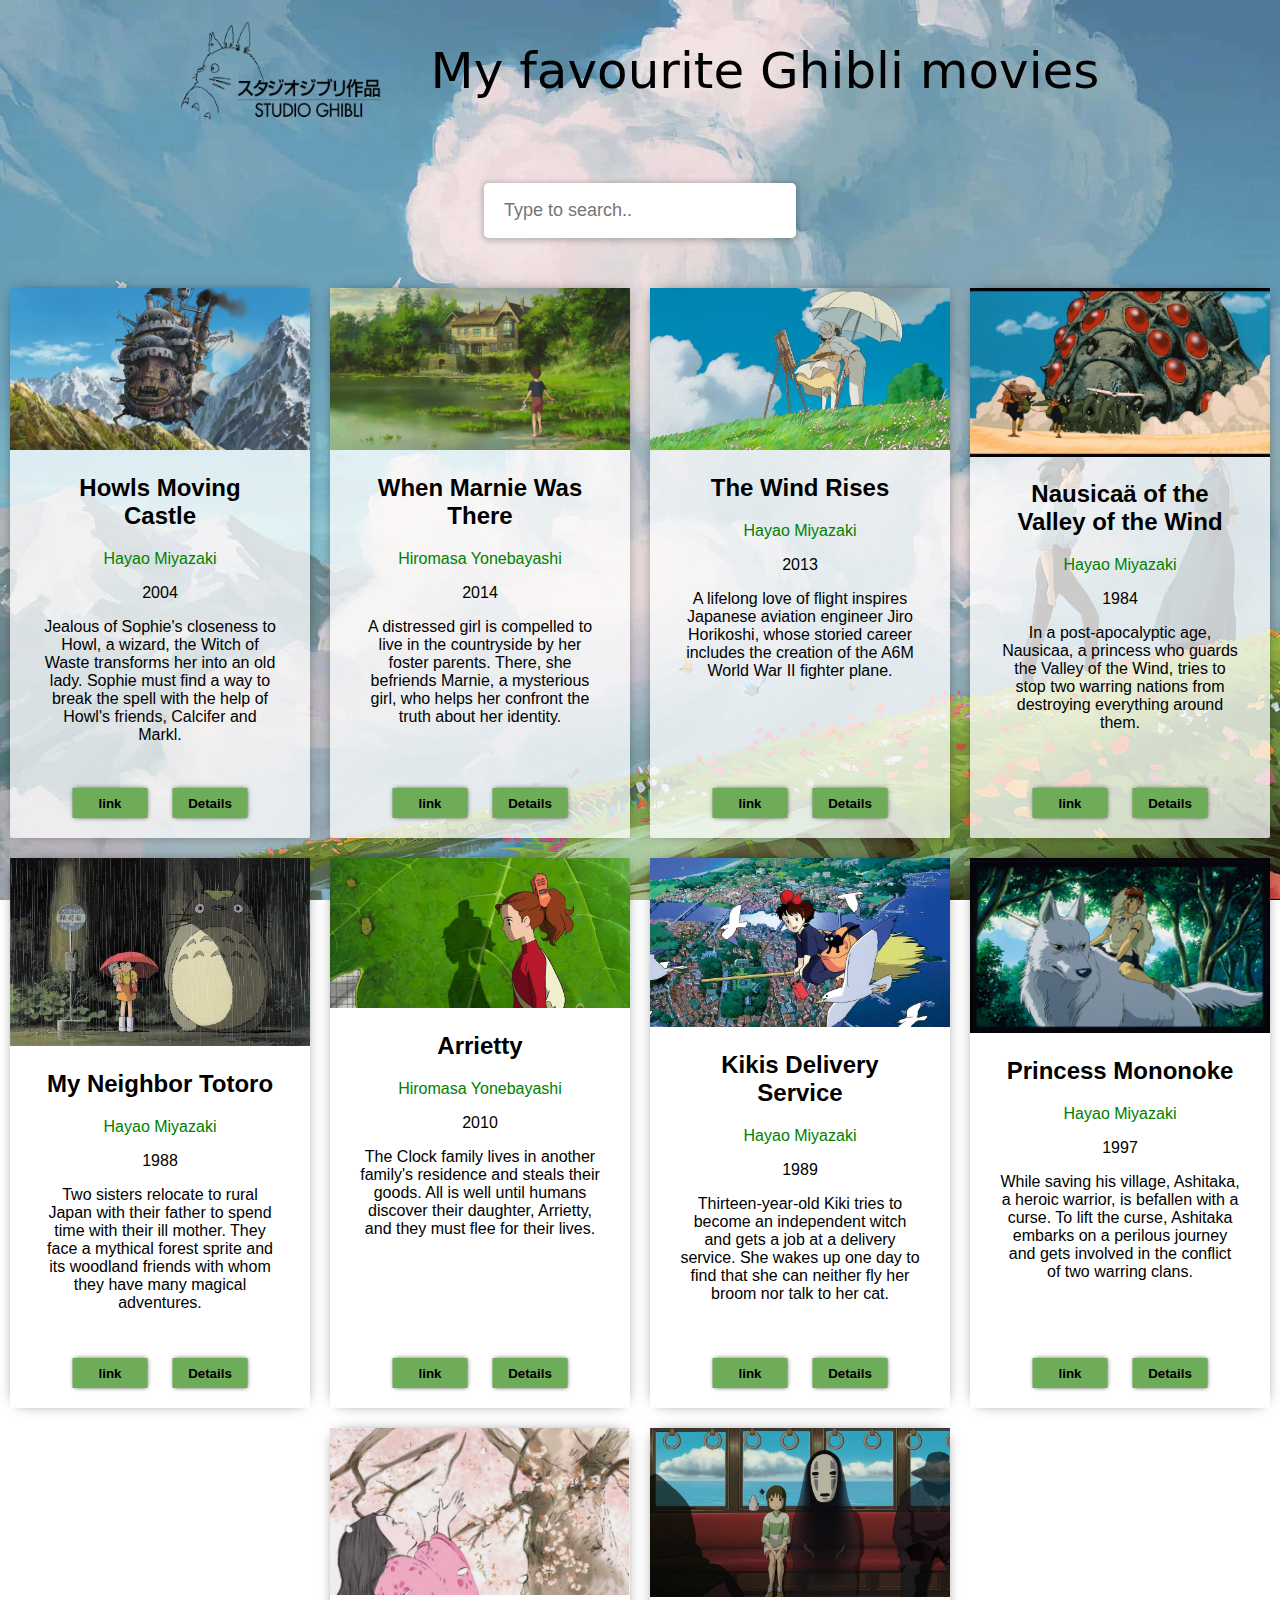
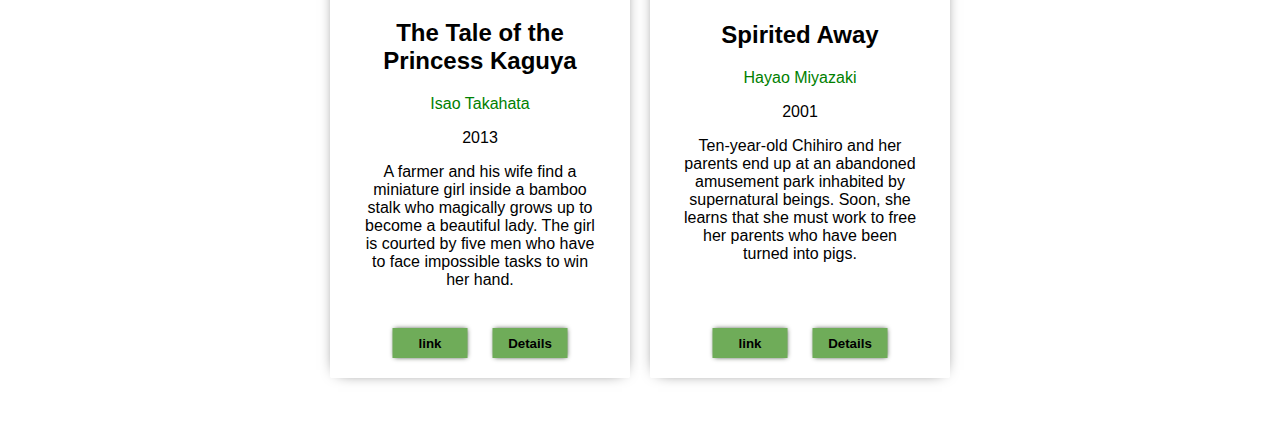
<file: index.html>
<!DOCTYPE html>
<html lang="en">
<head>
  <meta charset="UTF-8">
  <meta http-equiv="X-UA-Compatible" content="IE=edge">
  <meta name="viewport" content="width=device-width, initial-scale=1.0">
  <title>The Collection</title>

  <link rel="stylesheet" href="style.css">
  <script type="module"defer src="script.js"></script>
</head>
<body>
  <header>
    <img src="./Images/Studio-Ghibli-Logo.png" alt="The logo of Studio Ghibli" id="logo">
    <h1 id="pageTitle">My favourite Ghibli movies</h1>
    <div class="wrapper">
      <div class="search-input">
          <a href="" target="_blank" hidden></a>
              <input type="text" placeholder="Type to search..">
              <div class="autocom-box">
              </div>
             <div class="icon"><i class="fas fa-search"></i></div>
      </div>
    </div>
  </header>

  <main>
  </main>

  <footer>

  </footer>
  <script type="module" src="script.js"></script>
</body>
</html>
</file>
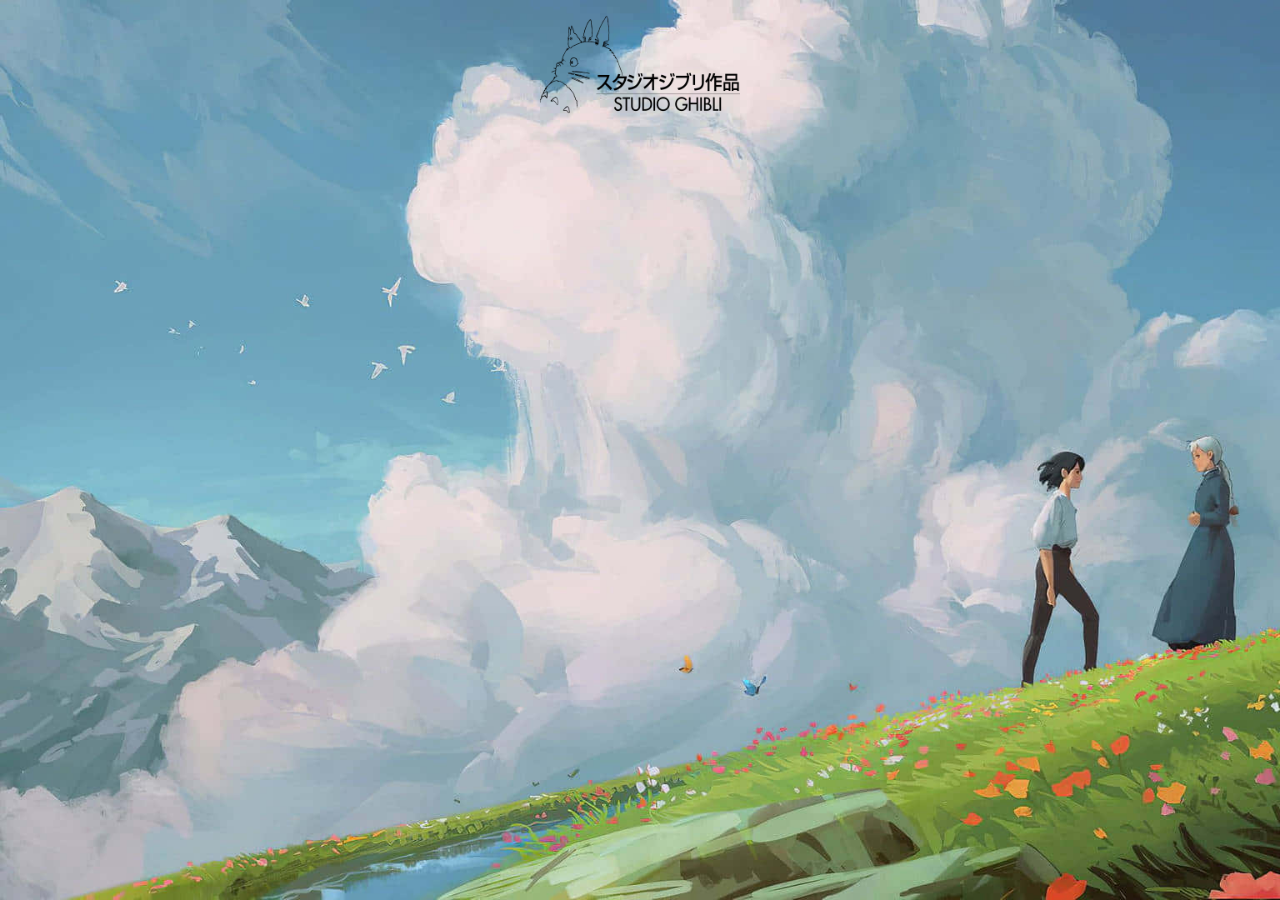
<file: detail.html>
<!DOCTYPE html>
<html lang="en">
<head>
  <meta charset="UTF-8">
  <meta http-equiv="X-UA-Compatible" content="IE=edge">
  <meta name="viewport" content="width=device-width, initial-scale=1.0">
  <title>The Collection</title>

  <link rel="stylesheet" href="detail.css">
  <script type="module" defer src="detail.js"></script>
</head>
<body>
  <header>
    <img src="./Images/Studio-Ghibli-Logo.png" alt="The logo of Studio Ghibli" id="logo">
  </header>

  <main>
  </main>

  <footer>

  </footer>
  <script type="module" src="detail.js"></script>
</body>
</html>
</file>
<file: style.css>
* {
  box-sizing: border-box;
  font-family: "Poppins", sans-serif;
}

body {
    background-image: url('./Images/aesthetic-ghibli.jpg');
    background-repeat: no-repeat;
    background-attachment: fixed;
    background-size: cover;
}

header {
    display: flex;
    flex-wrap: wrap;
    gap: 50px;
    font-size: 25px;
    align-items: center;
    justify-content: center;
}

#pageTitle {
    align-items: baseline;
    font-family: system-ui, -apple-system, BlinkMacSystemFont, 'Segoe UI', Roboto, Oxygen, Ubuntu, Cantarell, 'Open Sans', 'Helvetica Neue', sans-serif;
    font-weight: normal;
    text-align: center;
}

#logo {
    width: 200px;
    min-width: 200px;
    align-self: center;
}

main {
    text-align: center;
    display: flex; 
    flex-direction: column;
    align-items: center;
}

.card {
    display: flex;
    flex: row;
    flex-wrap: wrap;
    justify-content: center;
    gap: 20px;
    margin: auto;
    width: 100%;
    margin-top: 50px;
    margin-bottom: 50px;
}

.container {
    background-color: rgba(255, 255, 255, 0.745);
    width: 300px;
    min-height: 550px;
    object-fit: cover;
    box-shadow: 0 0 15px -8px black;
    border-radius: 2px;
    position:relative;
}

.container:hover {
    background-color: rgb(255, 255, 255);
    transform: scale(1.05);
    transition-duration: 0.5s;
    transition-timing-function: ease;
}

.image {
    margin: 0px;
}

.link {
    background-color: green;

}

.text {
    margin-left: 30px;
    margin-right: 30px;
}

.card-title {
    margin-left: 30px;
    margin-right: 30px;
}

.card-director {
    color: green;
}

.button-div {
  display: flex;
  align-items: center;
  position: absolute;
  bottom: 20px;
  gap: 25px;
  left: 50%;
  transform: translateX(-50%);
}

button {
    font-weight: bold;
    width: 75px;
    height: 30px;
    background-color: rgb(111, 172, 89);
    border: none;
    box-shadow: 0 0 5px -1px rgb(24, 36, 18);
}

button:hover {
    background-color: rgb(160, 209, 142);
    transform: scale(1.05);
    transition-duration: 0.2s;
    transition-timing-function: ease;
}
  
  ::selection {
    color: #fff;
    background: #664aff;
  }
  
  .search-input {

    background: #fff;
    max-width: 350px;
    min-width: 150px;
    border-radius: 5px;
    box-shadow: 0px 1px 5px 3px rgba(0, 0, 0, 0.12);
  }
  
  .search-input input {
    height: 55px;
    width: 100%;
    outline: none;
    border: none;
    border-radius: 5px;
    padding: 0 60px 0 20px;
    font-size: 18px;
    box-shadow: 0px 1px 5px rgba(0, 0, 0, 0.1);
  }
  
  .search-input.active input {
    border-radius: 5px 5px 0 0;
  }
  
  .search-input .autocom-box {
    padding: 0;
    opacity: 0;
    pointer-events: none;
    max-height: 280px;
    overflow-y: auto;
  }
  
  .search-input.active .autocom-box {
    padding: 10px 8px;
    opacity: 1;
    pointer-events: auto;
  }
  
  .autocom-box li {
    list-style: none;
    padding: 8px 12px;
    display: none;
    width: 100%;
    cursor: default;
    border-radius: 3px;
  }
  
  .search-input.active .autocom-box li {
    display: block;
  }
  .autocom-box li:hover {
    background: #efefef;
  }
  
  .search-input .icon {
    position: absolute;
    right: 0px;
    top: 17px;
    height: 55px;
    width: 55px;
    text-align: center;
    line-height: 55px;
    font-size: 20px;
    color: #644bff;
    cursor: pointer;
  }

  @media only screen and (max-width: 630px) {
    header {
        margin: 0;
        gap: 0px;
    }
    #pageTitle {
        align-items: center;
        justify-content: center;
        text-align: center;
        margin-top: 0px;
        margin: 10%;
    }
    #logo {
        margin: 0;
        width: 200px;
        min-width: 200px;
        justify-self: center;
    }
    .search-input {
      max-width: 350px;
      min-width: 150px;
    }
}
</file>
<file: detail.css>
* {
    box-sizing: border-box;
    font-family: "Poppins", sans-serif;
  }
  
body {
    background-image: url('./Images/aesthetic-ghibli.jpg');
    background-repeat: no-repeat;
    background-attachment: fixed;
    background-size: cover;
}
  
header {
    display: flex;
    justify-content: center;
    align-items: center;
}

.container {
    display: flex;
    flex-direction: column;
    align-items: center;
    justify-content: center;
}
  
#logo {
    width: 200px;
    min-width: 200px;
    align-self: center;
}

.title {
    text-align: center;
    font-size: 3em;
    margin: 20px;
}

.image {
    width: 500px;
    margin-top: 20px;
    margin-bottom: 20px;
}

.director {
    color: green;
}

.plot {
    width: 80%;
  }
</file>
